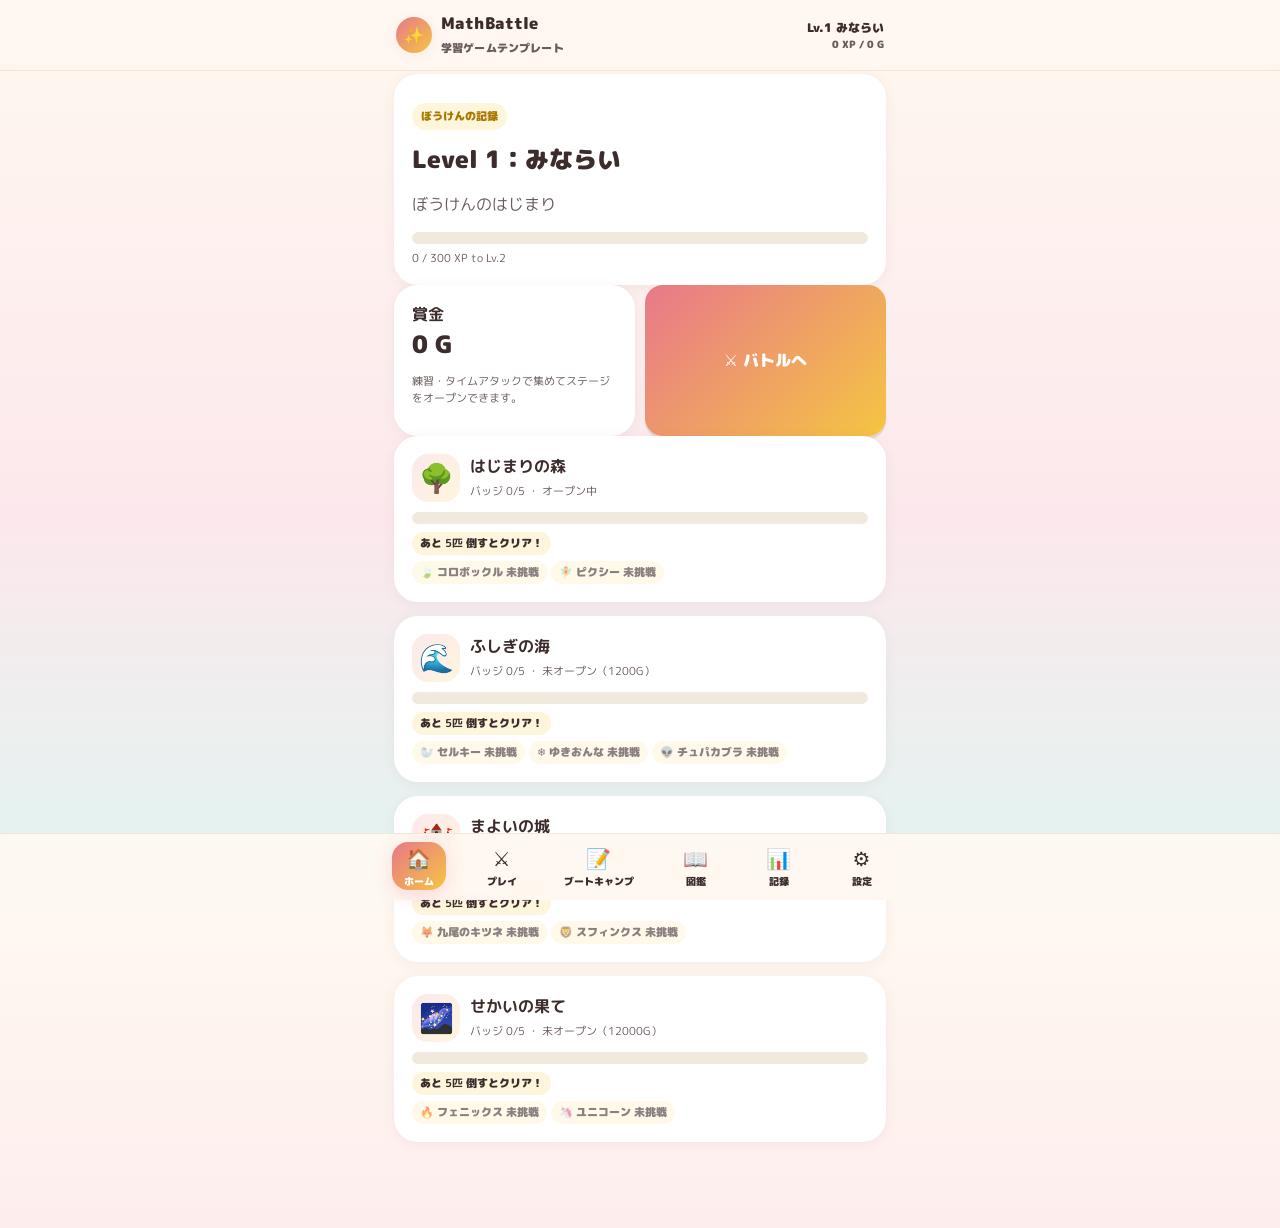
<file: index.html>
<!doctype html>
<html lang="ja">
<head>
  <meta charset="utf-8">
  <meta name="viewport" content="width=device-width,initial-scale=1,maximum-scale=1,user-scalable=no,viewport-fit=cover">
  <title>MathBattle</title>
  <link rel="preconnect" href="https://fonts.googleapis.com">
  <link rel="preconnect" href="https://fonts.gstatic.com" crossorigin>
  <link href="https://fonts.googleapis.com/css2?family=M+PLUS+Rounded+1c:wght@400;500;700;900&display=swap" rel="stylesheet">
  <link rel="stylesheet" href="css/styles.css">
</head>
<body>
  <header class="topbar">
    <div class="topbar-inner">
      <div class="brand"><div class="brand-mark">✨</div><div>MathBattle<br><span class="tiny muted">学習ゲームテンプレート</span></div></div>
      <div class="player-summary"><div id="player-level">Lv.1</div><span id="player-xp">0 XP / 0 G</span></div>
    </div>
  </header>

  <div id="toast" class="notice hidden" style="position:fixed;z-index:100;left:50%;top:74px;transform:translateX(-50%);max-width:480px;width:calc(100% - 28px);text-align:center"></div>

  <main class="app-shell">
    <section id="home-view" class="view active stack">
      <div class="card">
        <p class="pill">ぼうけんの記録</p>
        <h1 class="title" id="home-level-title">Level 1</h1>
        <p class="muted" id="home-level-message">学習を続けよう</p>
        <div class="progress-track"><div class="progress-fill" id="home-level-progress" style="width:0%"></div></div>
        <div class="tiny muted" id="home-level-progress-text" style="margin-top:6px">0 / 0 XP</div>
      </div>
      <div class="grid-2">
        <div class="card"><b>賞金</b><div class="title" id="home-coins">0 G</div><p class="tiny muted">練習・タイムアタックで集めてステージをオープンできます。</p></div>
        <button class="btn btn-primary" id="go-setup-button">⚔️ バトルへ</button>
      </div>
      <div class="stack" id="home-stage-list"></div>
    </section>

    <section id="setup-view" class="view stack">
      <div class="card">
        <h2 class="section-title">モード</h2>
        <div class="grid-3">
          <button class="btn btn-primary" data-mode-option="progression100">100問</button>
          <button class="btn btn-mint" data-mode-option="practiceCount">問題数</button>
          <button class="btn btn-mint" data-mode-option="timeAttack">タイム</button>
        </div>
        <div id="practice-config" class="hidden" style="margin-top:12px">
          <label class="tiny muted">問題数</label>
          <select id="practice-count" class="settings-input">
            <option value="10">10問</option>
            <option value="20" selected>20問</option>
            <option value="50">50問</option>
            <option value="100">100問</option>
          </select>
        </div>
        <div id="time-config" class="hidden" style="margin-top:12px">
          <label class="tiny muted">制限時間</label>
          <select id="time-limit" class="settings-input">
            <option value="30">30秒</option>
            <option value="60" selected>60秒</option>
            <option value="120">120秒</option>
            <option value="300">300秒</option>
          </select>
        </div>
      </div>

      <div class="card">
        <h2 class="section-title">ステージ</h2>
        <div class="stack" id="stage-list"></div>
      </div>

      <div class="card">
        <h2 class="section-title">モンスター / 単元</h2>
        <div class="stack" id="monster-list"></div>
      </div>

      <div class="notice" id="start-summary">選択してください</div>
      <button class="btn btn-primary" id="start-button">開始</button>
    </section>

    <section id="battle-view" class="view">
      <div class="battle-shell">
        <div class="battle-header">
          <div><small>しんちょく</small><span id="battle-progress">1/100</span></div>
          <div><small>コンボ</small><span id="battle-combo">0 COMBO</span></div>
          <div style="text-align:right"><small>タイム</small><span id="battle-timer">00:00</span></div>
        </div>
        <div class="battle-main">
          <div>
            <div style="display:flex;justify-content:space-between;align-items:center;margin-bottom:4px"><b class="tiny">BOSS HP</b><span class="tiny muted" id="battle-hp-text">0/0</span></div>
            <div class="hp-track"><div class="hp-fill" id="battle-hp" style="width:100%"></div></div>
          </div>
          <div class="monster-line"><div class="monster-big" id="battle-monster-icon">✨</div><div><b id="battle-monster-name">Monster</b><br><span class="tiny muted" id="battle-monster-callout">モンスターを倒せ！100問バトル！</span></div></div>
          <div class="question-area" id="question-content"></div>
        </div>
        <div class="gauge-panel">
          <div style="display:flex;justify-content:space-between"><b class="tiny">⚡ パワーゲージ</b><span class="tiny muted" id="battle-gauge-text">100%</span></div>
          <div class="gauge-track"><div class="gauge-fill" id="battle-gauge" style="width:100%"></div></div>
        </div>
        <div class="answer-panel" id="answer-area"></div>
      </div>
    </section>

    <section id="result-view" class="view stack">
      <div id="result-main" class="stack"></div>
      <div class="grid-2">
        <button class="btn btn-primary" id="result-next-button">つぎへ</button>
        <button class="btn" id="result-home-button">ホーム</button>
      </div>
    </section>

    <section id="review-view" class="view stack">
      <div class="card">
        <h2 class="section-title">答え・振り返り</h2>
        <p class="tiny muted">間違った問題を確認し、再テストできます。</p>
        <button class="btn btn-primary" id="start-review-button">間違いだけ再テスト</button>
      </div>
      <div class="stack" id="review-list"></div>
    </section>

    <section id="encyclopedia-view" class="view stack">
      <div class="card"><h2 class="section-title">図鑑・バッジ</h2><p class="tiny muted">100問モードで撃破するとバッジが登録されます。</p></div>
      <div class="stack" id="encyclopedia-list"></div>
    </section>

    <section id="history-view" class="view stack">
      <div class="card"><h2 class="section-title">記録</h2><p class="tiny muted">バトル、練習、再テストの履歴です。</p></div>
      <div class="stack" id="history-list"></div>
    </section>

    <section id="settings-view" class="view stack">
      <div class="card stack">
        <h2 class="section-title">データ管理</h2>
        <button class="btn" id="export-progress">進捗をエクスポート</button>
        <label class="btn btn-mint" for="import-progress-input">進捗をインポート</label>
        <input id="import-progress-input" type="file" accept=".json,application/json" hidden>
      </div>
    </section>

  </main>

  <nav class="bottom-nav">
    <div class="bottom-nav-inner">
      <button class="nav-button active" data-view="home"><span>🏠</span>ホーム</button>
      <button class="nav-button" data-view="setup"><span>⚔️</span>バトル</button>
      <button class="nav-button" data-view="review"><span>📝</span>復習</button>
      <button class="nav-button" data-view="encyclopedia"><span>📖</span>図鑑</button>
      <button class="nav-button" data-view="history"><span>📊</span>記録</button>
      <button class="nav-button" data-view="settings"><span>⚙️</span>設定</button>
    </div>
  </nav>

  <script src="data/defaultData.js"></script>
  <script src="js/gameLogic.js"></script>
  <script src="js/questionLogic.js"></script>
  <script src="js/storage.js"></script>
  <script src="js/ui.js"></script>
  <script src="js/app.js"></script>
</body>
</html>
</file>
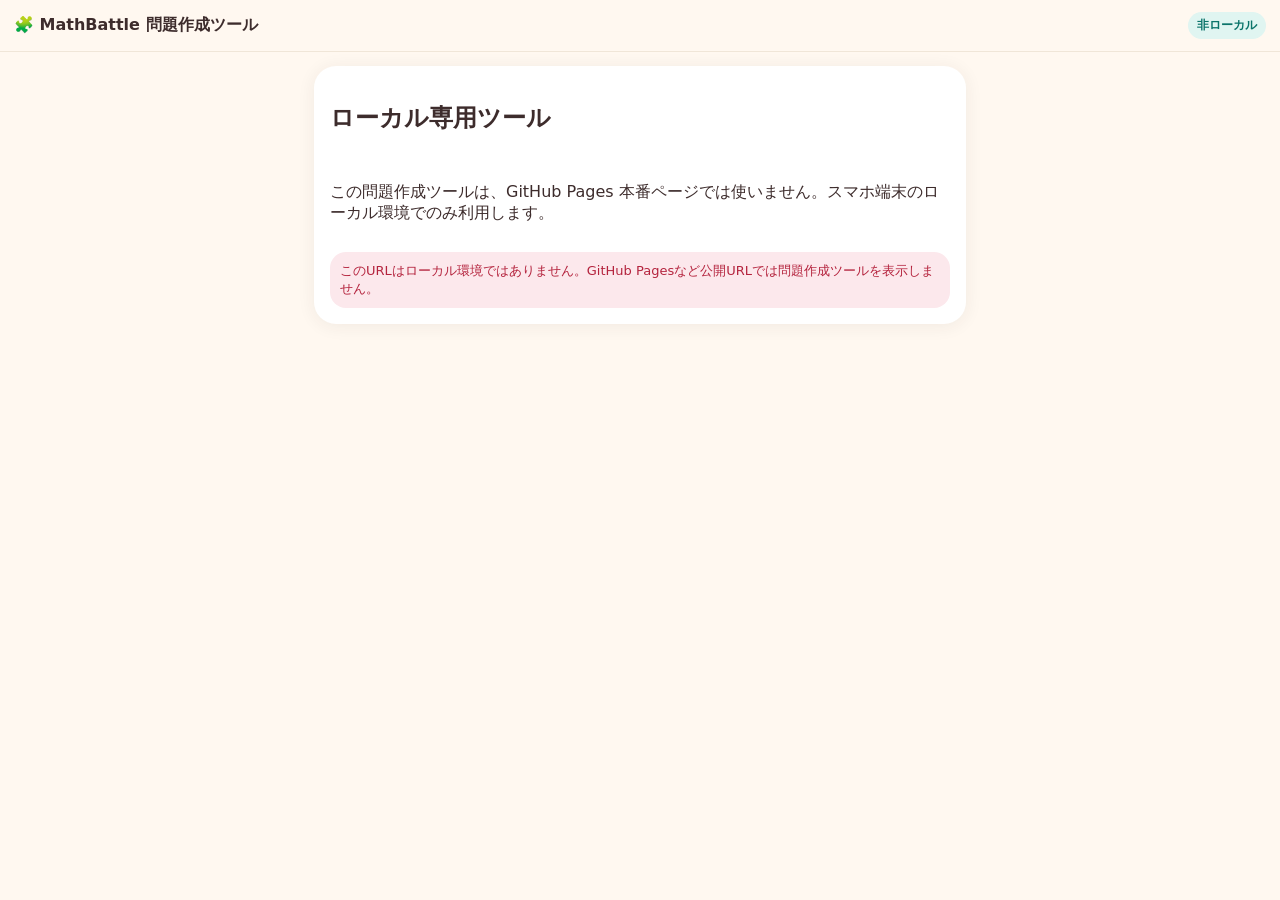
<file: local-save-deploy/problem-maker/index.html>
<!doctype html>
<html lang="ja">
<head>
  <meta charset="utf-8">
  <meta name="viewport" content="width=device-width,initial-scale=1,maximum-scale=1,user-scalable=no,viewport-fit=cover">
  <title>MathBattle ローカル問題作成ツール</title>
  <link rel="stylesheet" href="css/tool.css">
</head>
<body>
  <header class="topbar"><b>🧩 MathBattle 問題作成ツール</b><span id="runtime-chip" class="chip">確認中</span></header>
  <main class="shell">
    <section id="locked-view" class="card stack">
      <h1>ローカル専用ツール</h1>
      <p>この問題作成ツールは、GitHub Pages 本番ページでは使いません。スマホ端末のローカル環境でのみ利用します。</p>
      <div id="lock-reason" class="notice danger"></div>
    </section>

    <section id="auth-view" class="card stack hidden">
      <h1>Googleログイン</h1>
      <p class="muted">許可されたGoogleアカウントでログインした場合だけ、問題作成ツールを表示します。</p>
      <div id="auth-status" class="notice"></div>
      <div id="google-button"></div>
    </section>

    <section id="tool-view" class="stack hidden">
      <div class="card stack">
        <h1>問題パッケージ</h1>
        <p class="muted">汎用形式 <code>learning.problemPackage</code> v1 を読み書きします。</p>
        <div class="grid-2">
          <label class="btn" for="import-package">読み込み</label>
          <input id="import-package" type="file" accept=".json,.learning-pack.json,application/json" hidden>
          <button id="download-package" class="btn">.learning-pack.json 保存</button>
          <button id="download-mathunits" class="btn primary">mathUnits.json 保存</button>
        </div>
      </div>

      <div class="card stack">
        <h2>Geminiで生成</h2>
        <label>Gemini API Key</label>
        <input id="gemini-api-key" type="password" placeholder="AIza...">
        <label>Model</label>
        <input id="gemini-model" type="text" value="gemini-2.5-flash">
        <div class="grid-2">
          <div><label>問題数</label><input id="gemini-count" type="number" value="10" min="1" max="100"></div>
          <div><label>回答形式</label><select id="gemini-answer-type"><option value="numeric">数値入力</option><option value="choice" selected>四択</option><option value="text">文字入力</option></select></div>
        </div>
        <label>生成プロンプト</label>
        <textarea id="gemini-prompt" rows="7"></textarea>
        <div class="grid-2">
          <button id="prompt-template" class="btn">プロンプト例</button>
          <button id="gemini-generate" class="btn primary">Geminiで生成</button>
        </div>
      </div>

      <div class="card stack">
        <h2>JSON編集</h2>
        <textarea id="package-json" rows="16" class="code" placeholder="learning.problemPackage JSON"></textarea>
        <div class="grid-2">
          <button id="validate-json" class="btn">検証</button>
          <button id="apply-json" class="btn primary">反映</button>
        </div>
        <div id="validation-result" class="notice"></div>
      </div>

      <div class="card stack">
        <h2>プレビュー</h2>
        <div id="preview"></div>
      </div>
    </section>
  </main>
  <div id="toast" class="toast hidden"></div>

  <script src="https://accounts.google.com/gsi/client" async defer></script>
  <script src="config/local-tool.config.js"></script>
  <script src="js/localProblemTool.js"></script>
</body>
</html>
</file>
<file: css/styles.css>
:root{
  --cream:#fff8f0;--rose:#e8788a;--rose-light:#fce8ec;--mint:#5bbfb5;--mint-light:#e0f5f1;
  --amber:#f5c542;--amber-light:#fef6dc;--ocean:#5b9fd6;--ocean-light:#e0eef9;--plum:#9b7fd4;
  --bark:#3d2c2c;--bark-light:#6b5c5c;--sand:#f0e6d8;--pebble:#c4b5a5;--white:#fff;
  --shadow:0 8px 28px rgba(61,44,44,.10);--soft:0 2px 14px rgba(61,44,44,.06);
}
*{box-sizing:border-box}html,body{height:100%}body{margin:0;background:linear-gradient(180deg,var(--cream),var(--rose-light) 58%,var(--mint-light));color:var(--bark);font-family:'M PLUS Rounded 1c',system-ui,-apple-system,BlinkMacSystemFont,'Segoe UI',sans-serif;-webkit-tap-highlight-color:transparent}.app-shell{max-width:520px;margin:0 auto;min-height:100dvh;padding:74px 14px 86px}.topbar{position:fixed;inset:0 0 auto 0;z-index:50;background:rgba(255,248,240,.88);backdrop-filter:blur(14px);border-bottom:1px solid rgba(240,230,216,.9)}.topbar-inner{max-width:520px;margin:auto;display:flex;justify-content:space-between;align-items:center;padding:12px 16px}.brand{display:flex;align-items:center;gap:9px;font-weight:900;letter-spacing:.01em}.brand-mark{width:36px;height:36px;border-radius:999px;display:grid;place-items:center;background:linear-gradient(135deg,var(--rose),var(--amber));color:white;box-shadow:var(--soft)}.player-summary{text-align:right;font-size:12px;font-weight:900}.player-summary span{display:block;color:var(--bark-light);font-size:10px}.bottom-nav{position:fixed;inset:auto 0 0 0;z-index:50;background:rgba(255,248,240,.93);backdrop-filter:blur(14px);border-top:1px solid rgba(240,230,216,.9);padding:8px 10px max(10px,env(safe-area-inset-bottom))}.bottom-nav-inner{max-width:520px;margin:auto;display:flex;justify-content:space-around;gap:6px}.nav-button{min-width:54px;min-height:48px;border:0;border-radius:16px;background:transparent;color:var(--bark);font:inherit;font-size:10px;font-weight:900;display:flex;flex-direction:column;align-items:center;justify-content:center;gap:1px}.nav-button span:first-child{font-size:20px}.nav-button.active{background:linear-gradient(135deg,var(--rose),var(--amber));color:white;box-shadow:0 6px 18px rgba(232,120,138,.25)}.view{display:none}.view.active{display:block}.view:not(.active){display:none!important}.card{background:var(--white);border-radius:24px;box-shadow:var(--soft);padding:18px}.stack{display:grid;gap:14px}.grid-2{display:grid;grid-template-columns:1fr 1fr;gap:10px}.grid-3{display:grid;grid-template-columns:repeat(3,1fr);gap:10px}.btn{border:0;border-radius:18px;padding:12px 14px;font:inherit;font-weight:900;min-height:46px;background:var(--sand);color:var(--bark);box-shadow:0 3px 0 rgba(61,44,44,.12);cursor:pointer}.btn:active{transform:translateY(2px);box-shadow:0 1px 0 rgba(61,44,44,.12)}.btn-primary{background:linear-gradient(135deg,var(--rose),var(--amber));color:#fff}.btn-mint{background:var(--mint-light);color:var(--mint)}.btn-ocean{background:var(--ocean-light);color:var(--ocean)}.btn-rose{background:var(--rose-light);color:var(--rose)}.btn-small{min-height:34px;padding:7px 10px;border-radius:12px;font-size:12px}.muted{color:var(--bark-light)}.tiny{font-size:11px}.title{font-size:24px;margin:0 0 6px;font-weight:900}.section-title{font-size:16px;margin:0 0 10px;font-weight:900}.pill{display:inline-flex;align-items:center;gap:4px;border-radius:999px;padding:5px 9px;background:var(--amber-light);color:#a97800;font-weight:900;font-size:11px}.progress-track{height:12px;border-radius:999px;background:rgba(240,230,216,.85);overflow:hidden}.progress-fill{height:100%;border-radius:999px;background:linear-gradient(90deg,var(--rose),var(--amber));transition:width .3s}.stage-card,.monster-card{border:2px solid transparent;text-align:left;width:100%;cursor:pointer;transition:.18s}.stage-card.selected,.monster-card.selected{border-color:var(--rose);box-shadow:0 10px 30px rgba(232,120,138,.15)}.stage-card.locked{opacity:.62}.stage-head,.monster-head{display:flex;align-items:center;gap:10px}.stage-icon,.monster-icon{width:48px;height:48px;border-radius:16px;background:linear-gradient(135deg,var(--rose-light),var(--amber-light));display:grid;place-items:center;font-size:28px;flex:0 0 auto}.monster-info{flex:1;min-width:0}.badge-row{display:flex;align-items:center;gap:4px;flex-wrap:wrap}.badge-token{display:inline-flex;align-items:center;gap:3px;background:var(--amber-light);border-radius:999px;padding:3px 8px;font-size:11px;font-weight:900}.rank{display:inline-grid;place-items:center;width:26px;height:26px;border-radius:9px;color:white;font-weight:900;background:var(--pebble)}.rank-S{background:linear-gradient(135deg,var(--rose),var(--amber))}.rank-A{background:var(--mint)}.rank-B{background:var(--ocean)}.rank-C{background:var(--plum)}.rank-D{background:var(--pebble)}.battle-shell{height:calc(100dvh - 76px);display:grid;grid-template-rows:auto 1fr auto auto;gap:8px;overflow:hidden;padding-bottom:max(6px,env(safe-area-inset-bottom))}.battle-header{display:flex;align-items:center;justify-content:space-between;padding:9px 12px;border-radius:18px;background:var(--white);box-shadow:var(--soft);font-weight:900}.battle-header small{display:block;color:var(--bark-light);font-size:9px}.battle-main{min-height:0;overflow:hidden;display:grid;grid-template-rows:auto auto 1fr;background:var(--white);border-radius:24px;box-shadow:var(--soft);padding:12px;position:relative}.hp-track{height:10px;border-radius:999px;background:var(--sand);overflow:hidden}.hp-fill{height:100%;border-radius:999px;background:linear-gradient(90deg,var(--rose),#ff9dad);transition:width .28s}.monster-line{display:flex;align-items:center;gap:10px;margin-top:8px;min-height:52px}.monster-big{font-size:42px;filter:drop-shadow(0 6px 10px rgba(61,44,44,.15))}.question-area{min-height:0;display:grid;place-items:center;text-align:center;overflow:hidden;padding:6px}.content-block{max-width:100%}.content-formula{font-size:clamp(28px,8vw,44px);font-weight:900;letter-spacing:.03em}.content-text{font-size:clamp(18px,5vw,28px);font-weight:900;line-height:1.28}.content-media{max-width:100%;max-height:24dvh;border-radius:18px;object-fit:contain;background:var(--sand)}.answer-panel{background:var(--white);border-radius:22px;box-shadow:var(--soft);padding:10px}.answer-display{height:38px;display:grid;place-items:center;font-size:26px;font-weight:900;color:var(--rose);border-bottom:3px solid var(--rose);margin-bottom:7px}.numpad{display:grid;grid-template-columns:repeat(4,1fr);gap:6px}.numpad .ok{grid-column:4;grid-row:1 / span 4}.key{border:0;border-radius:14px;background:#fff;font:inherit;font-size:20px;font-weight:900;color:var(--bark);box-shadow:0 3px 0 #e8ddd0,0 5px 12px rgba(61,44,44,.07);min-height:42px}.key.ok{background:linear-gradient(180deg,var(--rose),#d96478);color:white;box-shadow:0 3px 0 #b95767}.choice-grid{display:grid;grid-template-columns:1fr 1fr;gap:8px}.choice-btn{text-align:center;min-height:52px;background:var(--ocean-light);color:var(--ocean)}.text-answer{display:flex;gap:8px}.text-answer input{flex:1;border:2px solid var(--sand);border-radius:16px;padding:0 12px;font:inherit;font-size:18px;font-weight:900;min-width:0}.gauge-panel{background:var(--white);border-radius:18px;box-shadow:var(--soft);padding:8px 10px}.gauge-track{height:16px;border-radius:999px;background:var(--sand);overflow:hidden}.gauge-fill{height:100%;border-radius:999px;background:linear-gradient(90deg,var(--mint),var(--amber),var(--rose));transition:width .25s}.result-hero{text-align:center;padding:22px}.result-title{font-size:34px;font-weight:900;margin:4px 0;background:linear-gradient(90deg,var(--rose),var(--amber));-webkit-background-clip:text;color:transparent}.stat-grid{display:grid;grid-template-columns:repeat(4,1fr);gap:8px}.stat{background:var(--cream);border-radius:16px;padding:9px;text-align:center}.stat small{display:block;color:var(--bark-light);font-size:9px;font-weight:900}.stat b{font-size:16px}.mistake-list{display:grid;gap:8px}.mistake-item{background:var(--cream);border-radius:16px;padding:10px}.history-item{display:flex;justify-content:space-between;gap:10px;align-items:center}.settings-input{width:100%;border:2px solid var(--sand);border-radius:16px;padding:10px;font:inherit}.notice{background:linear-gradient(135deg,var(--amber-light),var(--rose-light));border:2px dashed var(--amber);border-radius:18px;padding:12px;font-weight:900}.danger{color:#c44}.hidden{display:none!important}@media(max-width:380px){.app-shell{padding-left:10px;padding-right:10px}.card{padding:14px}.battle-shell{gap:6px}.key{min-height:38px}.content-formula{font-size:30px}.choice-grid{gap:6px}.choice-btn{min-height:44px}.monster-big{font-size:36px}.stat-grid{gap:5px}.stat{padding:7px}}
.in-battle .bottom-nav{display:none}.in-battle .app-shell{padding-bottom:8px}

button,.btn,label[for]{touch-action:manipulation;-webkit-user-select:none;user-select:none}
button:disabled,.btn:disabled{opacity:.48;pointer-events:none;box-shadow:none}
</file>
<file: local-save-deploy/problem-maker/css/tool.css>
*{box-sizing:border-box}body{margin:0;background:#fff8f0;color:#3d2c2c;font-family:system-ui,-apple-system,BlinkMacSystemFont,"Segoe UI",sans-serif;padding-bottom:24px}.topbar{position:sticky;top:0;background:rgba(255,248,240,.92);backdrop-filter:blur(12px);border-bottom:1px solid #f0e6d8;display:flex;justify-content:space-between;gap:12px;align-items:center;padding:12px 14px;z-index:5}.shell{max-width:680px;margin:0 auto;padding:14px;display:flex;flex-direction:column;gap:14px}.card{background:#fff;border-radius:22px;box-shadow:0 2px 18px rgba(61,44,44,.07);padding:16px}.stack{display:flex;flex-direction:column;gap:12px}.grid-2{display:grid;grid-template-columns:1fr 1fr;gap:10px}.hidden{display:none!important}.muted{color:#6b5c5c;font-size:13px}.notice{border-radius:16px;background:#fef6dc;padding:10px;font-size:13px}.danger{background:#fce8ec;color:#b4233d}.ok{background:#e0f5f1;color:#0b746a}.chip{border-radius:999px;padding:5px 9px;background:#e0f5f1;color:#0b746a;font-size:12px;font-weight:800}.btn{border:0;border-radius:16px;background:#f0e6d8;color:#3d2c2c;font-weight:900;padding:12px;text-align:center;min-height:44px;font-size:14px}.btn.primary{background:linear-gradient(135deg,#e8788a,#f5c542);color:white}input,select,textarea{width:100%;border:1px solid #e8ddd0;border-radius:14px;padding:10px;background:#fffdf9;font:inherit}textarea.code{font-family:ui-monospace,SFMono-Regular,Menlo,Consolas,monospace;font-size:12px;line-height:1.45}.toast{position:fixed;left:50%;top:64px;transform:translateX(-50%);max-width:640px;width:calc(100% - 28px);background:#3d2c2c;color:white;border-radius:16px;padding:12px;text-align:center;z-index:10}.unit{border:1px solid #f0e6d8;border-radius:16px;padding:10px}.question{margin-top:8px;border-left:4px solid #e8788a;padding-left:8px;font-size:12px;color:#6b5c5c}@media(max-width:420px){.grid-2{grid-template-columns:1fr}.shell{padding:10px}.card{padding:14px;border-radius:18px}}button,.btn,label[for]{touch-action:manipulation;-webkit-user-select:none;user-select:none}
button:disabled,.btn:disabled{opacity:.48;pointer-events:none}
</file>
